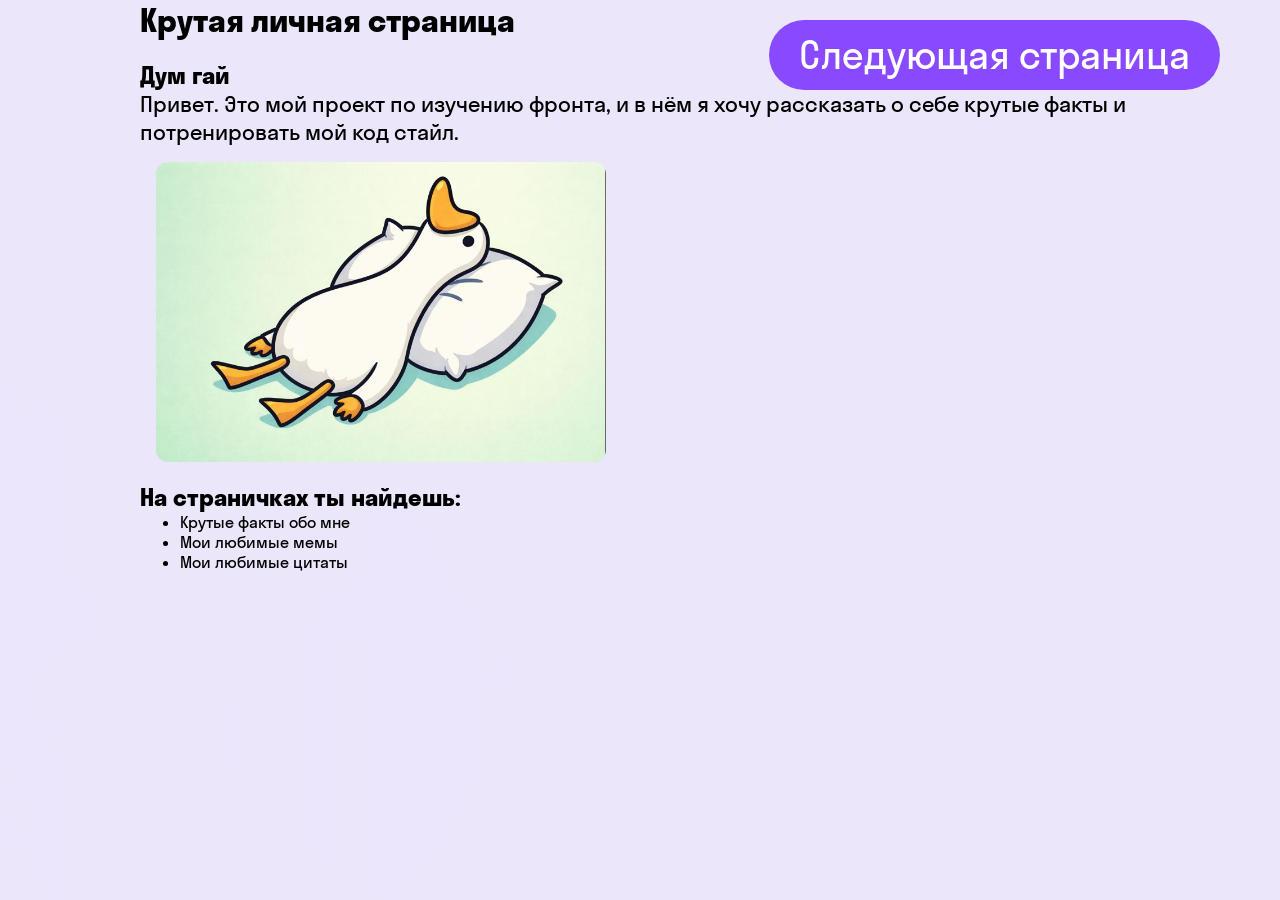
<file: index.html>
<!DOCTYPE html>
<html lang="en">
<head>
    <meta charset="UTF-8">
    <meta name="viewport" content="width=device-width, initial-scale=1.0">
    <title>My_personal_page</title>
    <link rel="stylesheet" href="./style.css">
</head>
<body>
    <div class="content relative-wrap">
        <div class="nav-container">
            <span></span> <!-- пустой span для flex space-between -->
            <a href="./facts.html" class="nav-link">Следующая страница</a>
        </div>
        <div class="center">
            <h1>Крутая личная страница</h1>
            <h2>Дум гай</h2>
            <p>Привет. Это мой проект по изучению фронта, и в нём я хочу рассказать о себе крутые факты и потренировать мой код стайл.</p>
            <img src="./images/goose.jpeg">
            <h2>На страничках ты найдешь:</h2>
            <ul>
                <li>Крутые факты обо мне</li>
                <li>Мои любимые мемы</li>
                <li>Мои любимые цитаты</li>
            </ul>
        </div>
    </div>
</body>
</html>
</file>
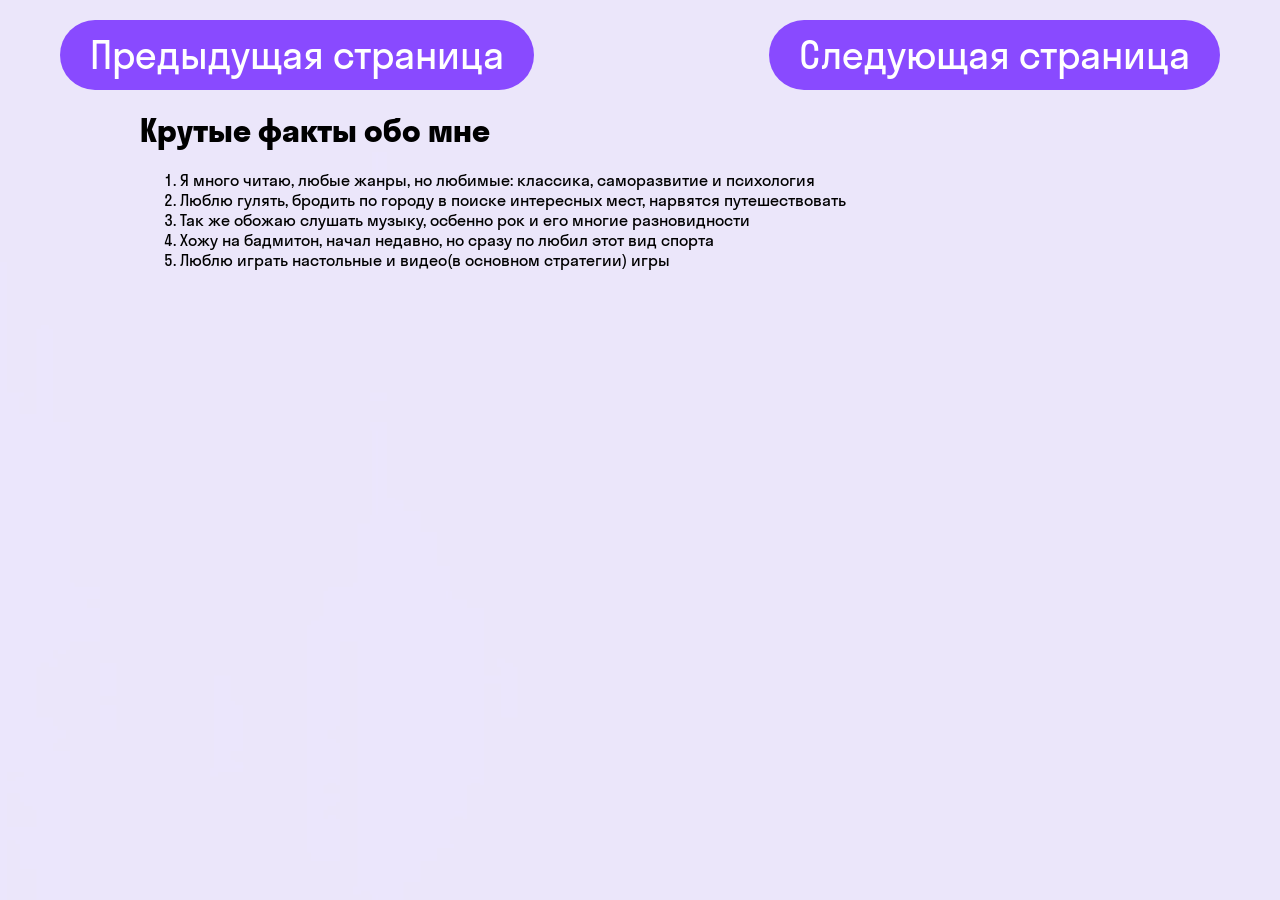
<file: facts.html>
<!DOCTYPE html>
<html lang="en">

<head>
    <meta charset="UTF-8">
    <meta name="viewport" content="width=device-width, initial-scale=1.0">
    <title>Document</title>
    <link rel="stylesheet" href="./style.css">
</head>

<body>
    <div class="content">
        <div class="nav-row">
            <a href="./index.html" class="nav-link">Предыдущая страница</a>
            <a href="./memes.html" class="nav-link">Следующая страница</a>
        </div>
        <div class="center">
            <h1>Крутые факты обо мне</h1>
            <ol>
                <li>Я много читаю, любые жанры, но любимые: классика, саморазвитие и психология</li>
                <li>Люблю гулять, бродить по городу в поиске интересных мест, нарвятся путешествовать</li>
                <li>Так же обожаю слушать музыку, осбенно рок и его многие разновидности</li>
                <li>Хожу на бадмитон, начал недавно, но сразу по любил этот вид спорта</li>
                <li>Люблю играть настольные и видео(в основном стратегии) игры</li>
            </ol>
        </div>
    </div>
</body>
</html>
</file>
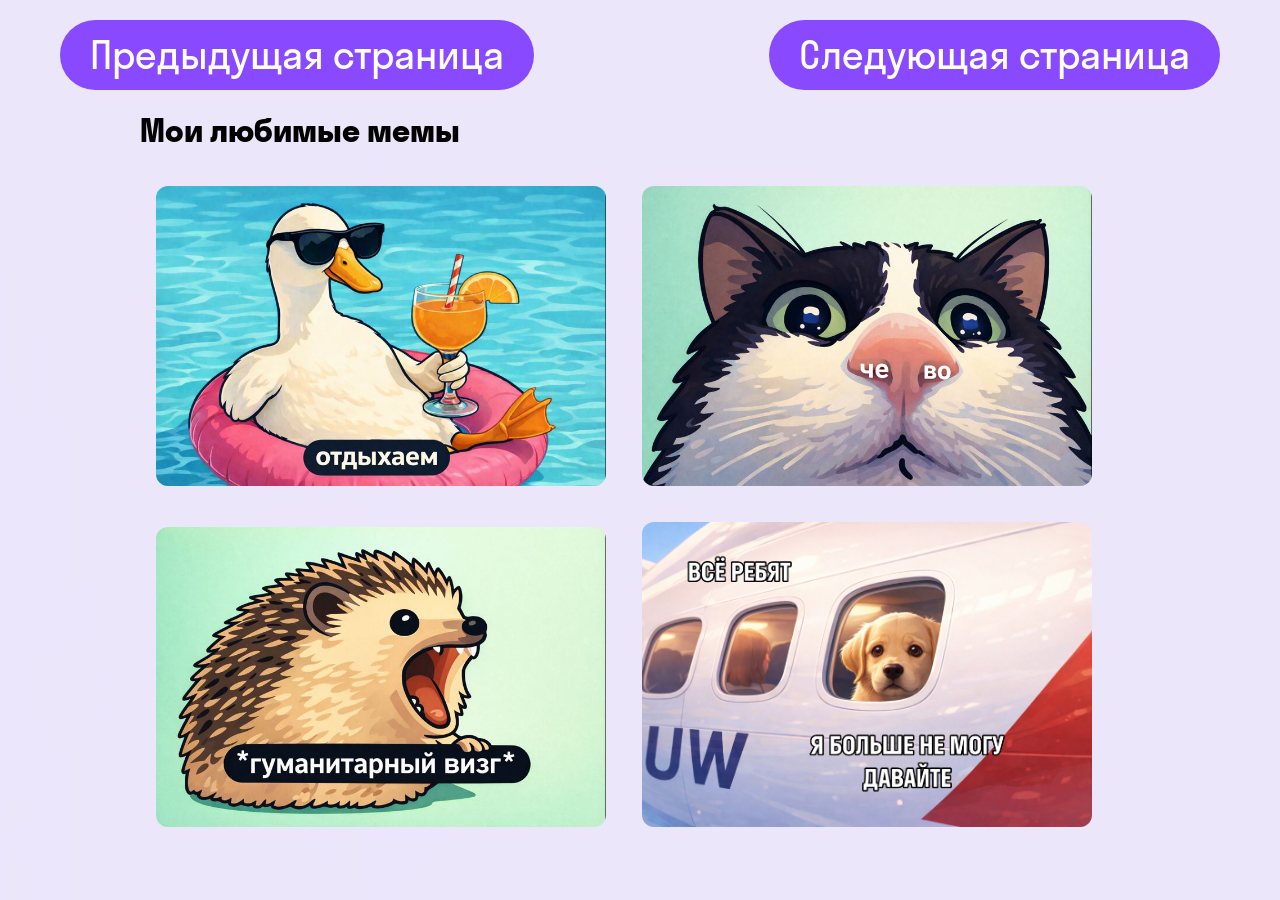
<file: memes.html>
<!DOCTYPE html>
<html lang="en">
<head>
    <meta charset="UTF-8">
    <meta name="viewport" content="width=device-width, initial-scale=1.0">
    <title>Document</title>
    <link rel="stylesheet" href="./style.css">
</head>
<body>
    <div class="content">
        <div class="nav-row">
            <a href="./facts.html" class="nav-link">Предыдущая страница</a>
            <a href="./quotes.html" class="nav-link">Следующая страница</a>
        </div>
        <div class="center">
            <h1>Мои любимые мемы</h1>
            <img src="./images/meme1.jpeg">
            <img src="./images/meme2.jpeg">
            <img src="./images/meme4.jpeg">
            <img src="./images/meme3.png">
        </div>
    </div>
</body>
</html>
</file>
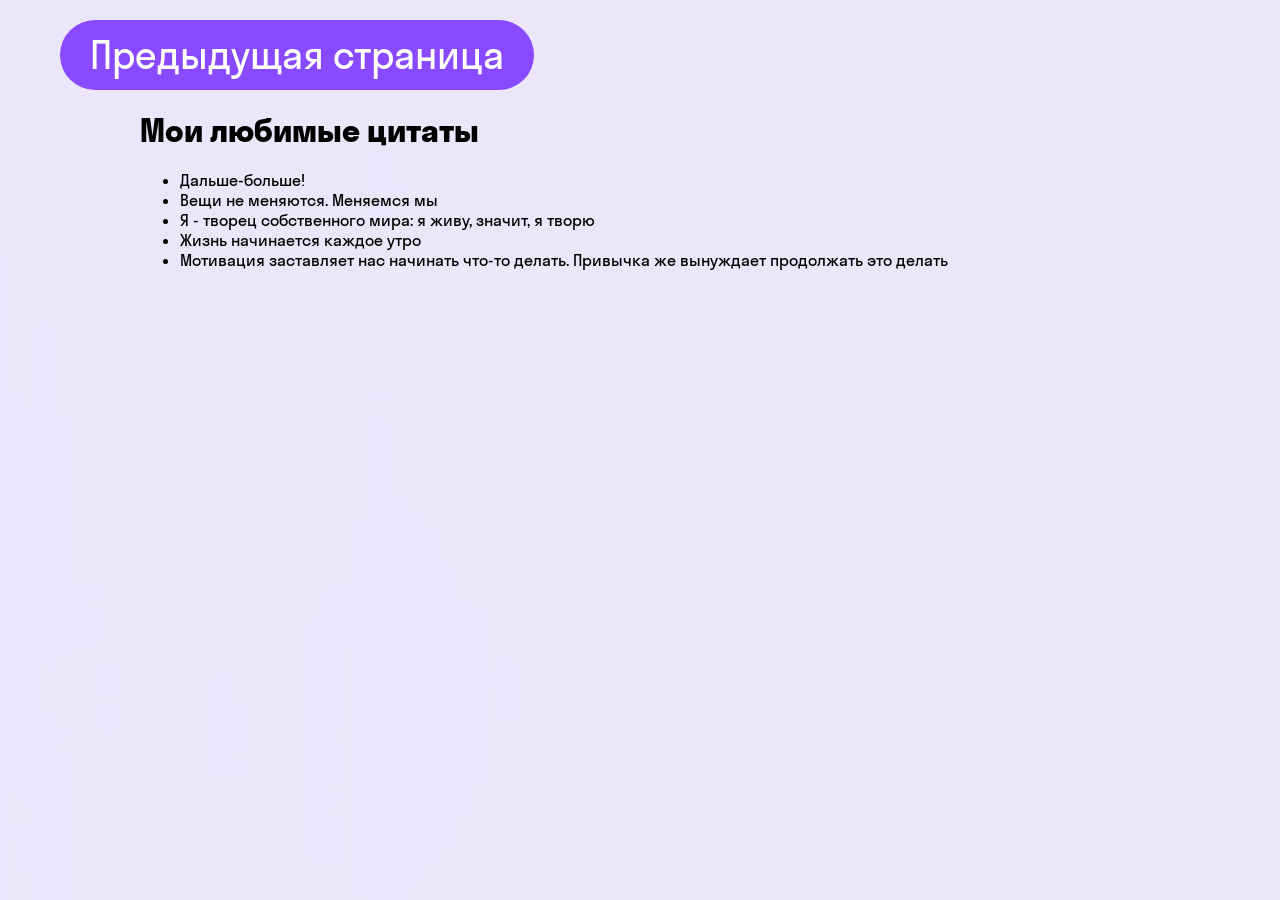
<file: quotes.html>
<!DOCTYPE html>
<html lang="en">

<head>
    <meta charset="UTF-8">
    <meta name="viewport" content="width=device-width, initial-scale=1.0">
    <title>Document</title>
    <link rel="stylesheet" href="./style.css">
</head>

<body>
    <div class="content">
        <div class="nav-row">
            <a href="./memes.html" class="nav-link">Предыдущая страница</a>
            <span></span> 
        </div>
        <div class="center">
            <h1>Мои любимые цитаты</h1>
            <ul>
                <li>Дальше-больше!</li>
                <li>Вещи не меняются. Меняемся мы</li>
                <li>Я - творец собственного мира: я живу, значит, я творю </li>
                <li>Жизнь начинается каждое утро</li>
                <li>Мотивация заставляет нас начинать что-то делать. Привычка же вынуждает продолжать это делать</li>
            </ul>
        </div>
    </div>
</body>
</html>
</file>
<file: style.css>
@import url('fonts/main_font.css');

* {
    /* Сбрасывание стандартных стилей и добавление шрифтов */
    margin: 0;
    font-family: 'StratosSkyeng', sans-serif;
}

.content {
    /* Эти два свойства нужны чтобы фон подстраивался на весь экран */
    background-size: cover;
    min-height: 100vh;
    background-image: url(./images/background.jpg);
    background-position: center;
    background-repeat: no-repeat;
    background-size: cover;
    height: 100vh;
    position: relative;    
}


/* Класс для расположения элементов в 1 ряд */
.in-one-line {
    display: flex;
    /* Отступ между элементами */
    gap: 32px;
}

/* Класс для центрирования страницы */ 
.center {
    padding-left: calc(50% - 500px);
    padding-right: calc(50% - 500px);
} 

/* a {
    font-size: 38px;
    margin: 20px;
    display: block;
    background-color: #894AFF;
    color: white;
    padding: 11px 30px;
    border-radius: 50px;
    position: absolute;
    right: 60px;
} */
/* Кнопки навигации */
.nav-link {
    font-size: 38px;
    background-color: #894AFF;
    color: white;
    padding: 11px 30px;
    border-radius: 50px;
    text-decoration: none;
    display: inline-block;
    transition: background-color 0.3s;
}

.nav-link:hover {
    background-color: #6b3ad6;
}

/* Контейнер для навигации */
.nav-container {
    display: flex;
    justify-content: space-between;
    align-items: center;
    padding: 20px 60px;
    position: absolute;
    top: 0;
    left: 0;
    width: calc(100% - 120px);
    z-index: 10;
}

/* Для страниц без абсолютного позиционирования */
.nav-row {
    display: flex;
    justify-content: space-between;
    align-items: center;
    width: 100%;
    padding: 20px 60px;
    box-sizing: border-box;
}

/* Класс для обертки с относительным позиционированием */
.relative-wrap {
    position: relative;
}

h1 {
    padding: right 128px;
    padding-bottom: 20px;
}

h2 {
    font-size: 24px;
    text-align: left;
}

p {
    font-size: 22px;
}

img {
    width: 45%;
    border-radius: 12px;
    margin: 16px;
}
li {
    font-size: 16px;
}
</file>
